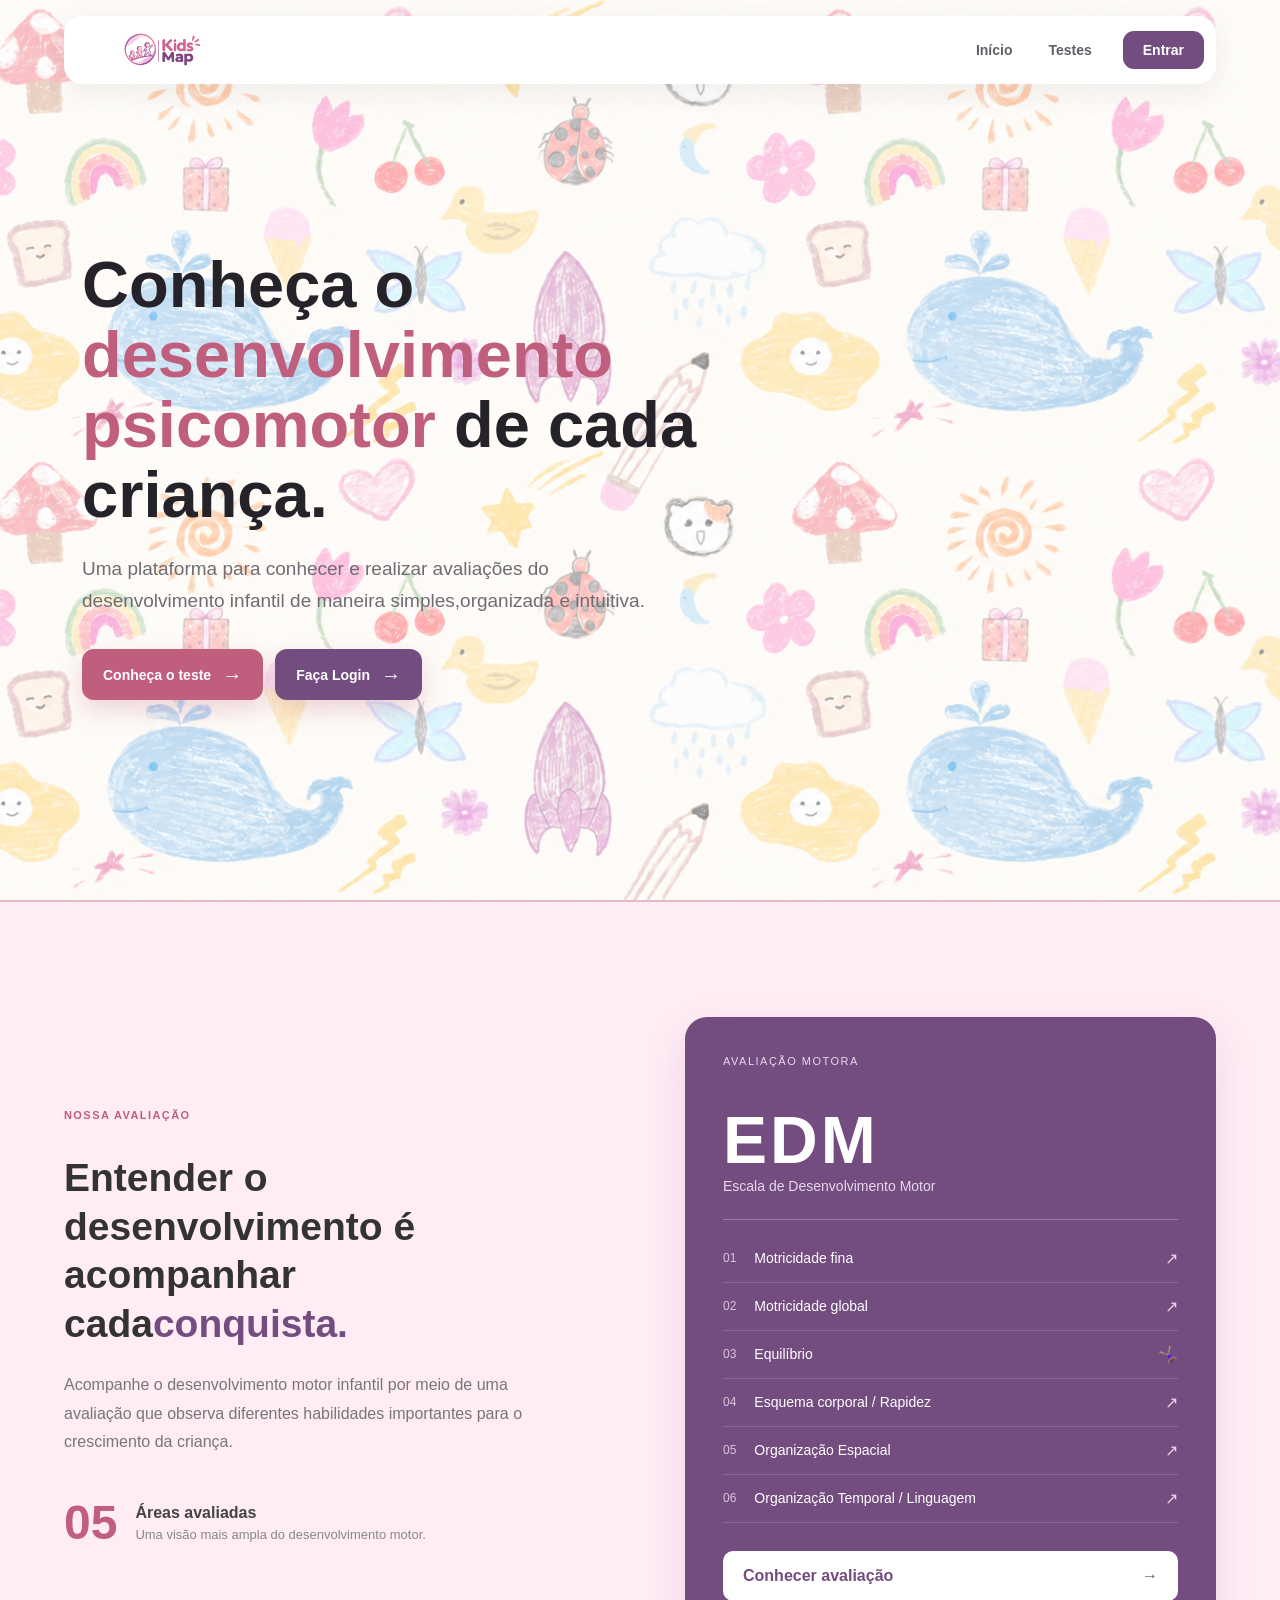
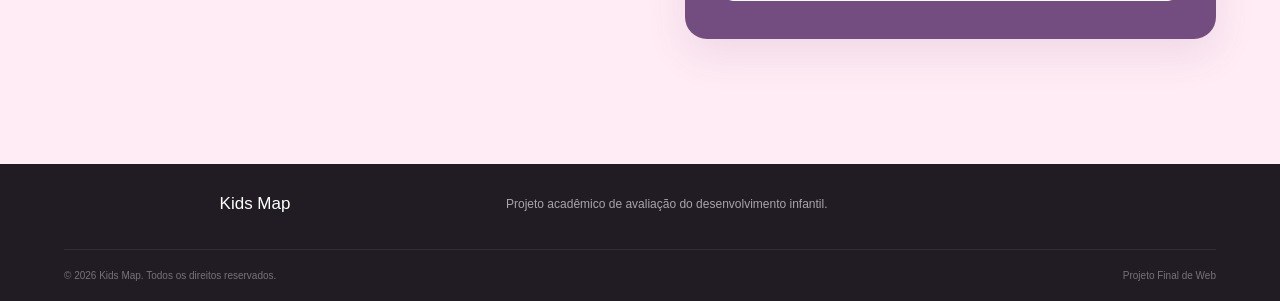
<file: kids_map/index.html>
<!DOCTYPE html>
<html lang="pt-br">
<head>
    <meta charset="utf-8">
    <meta name="viewport" content="width=device-width, initial-scale=1">
    <title>kids map</title>
    <link rel="icon" type="image/x-icon" href="assets/imagens/icone.png">
    <link rel="stylesheet" href="./assets/css/index/index.css">
</head>
<body>
    <header>
        <nav>
            <a href="#" class="logo">
                <img src="assets/imagens/logo.png" alt="Logo Kids Map">
            </a>
            <button class="menu-botao"type="button">
                <span></span>
                <span></span>
                <span></span>
            </button>
            <div class="nav-links">
                <a href="#inicio" class="link-nav">Início</a>
                <a href="#testes" class="link-nav">Testes</a>
                <a href="./entrada/login.php" class="nav-login">Entrar</a>
            </div>
        </nav>
    </header>
    <main>
        <section class="hero" id="inicio">
        <div class="hero-content">
            <h1>Conheça o <span>desenvolvimento psicomotor </span>de cada criança.</h1>
            <p class="hero-descricao">Uma plataforma para conhecer e realizar avaliações do desenvolvimento infantil de maneira simples,organizada e intuitiva.</p>
            <div class="hero-botao">
                <a href="#testes" class="botao botao-1">Conheça o teste<span class="botao-flecha">→</span></a>
                <a href="./entrada/login.php" class="botao botao-2">Faça Login<span class="botao-flecha">→</span></a>
            </div>
        </div>
        </section>

        <div class="divisor-secoes"></div>

        <section class="testes" id="testes">
            <div class="testes-intro">
                <span class="section-label">NOSSA AVALIAÇÃO</span>
                <h2>Entender o desenvolvimento é acompanhar cada<span>conquista.</span></h2>
                <p>Acompanhe o desenvolvimento motor infantil por meio de uma avaliação que observa diferentes habilidades importantes para o crescimento da criança.</p>
                <div class="testes-destaque">
                    <span class="destaque-numero">05</span>
                    <div>
                        <strong>Áreas avaliadas</strong>
                        <p>Uma visão mais ampla do desenvolvimento motor.</p>
                    </div>
                </div>

            </div>
            <article class="edm-card">
                <div class="edm-card-topo">
                    <span>AVALIAÇÃO MOTORA</span>
                </div>
                <div class="edm-titulo">
                    <h3>EDM</h3>
                    <p>Escala de Desenvolvimento Motor</p>
                </div>
                <div class="edm-linha"></div>

                <div class="edm-areas">
                    <div class="edm-area">
                        <span>01</span>
                        <p>Motricidade fina</p>
                        <span>↗</span>
                    </div>

                    <div class="edm-area">
                        <span>02</span>
                        <p>Motricidade global</p>
                        <span>↗</span>
                    </div>

                    <div class="edm-area">
                        <span>03</span>
                        <p>Equilíbrio</p>
                        <span>🤸🏽‍♀️</span>
                    </div>

                    <div class="edm-area">
                        <span>04</span>
                        <p>Esquema corporal / Rapidez</p>
                        <span>↗</span>
                    </div>

                    <div class="edm-area">
                        <span>05</span>
                        <p>Organização Espacial</p>
                        <span>↗</span>
                        
    
                    </div>
                    <div class="edm-area">
                        <span>06</span>
                        <p>Organização Temporal / Linguagem</p>
                        <span>↗</span>
                    </div>
                </div>
                <a href="./entrada/cadastro.php" class="edm-botao">Conhecer avaliação<span>→</span></a>

            </article>

        </section>
    </main>
    <footer>
        <div class="footer-content">
            <a href="#inicio" class="logo footer-logo">Kids Map</a>
            <p>Projeto acadêmico de avaliação do desenvolvimento infantil.</p>
        </div>
        <div class="footer-bottom">
            <span>© 2026 Kids Map. Todos os direitos reservados.</span>
            <span>Projeto Final de Web</span>
        </div>
    </footer>

<script src="assets/javascript/index.js"></script>
</body>
</html>
</file>
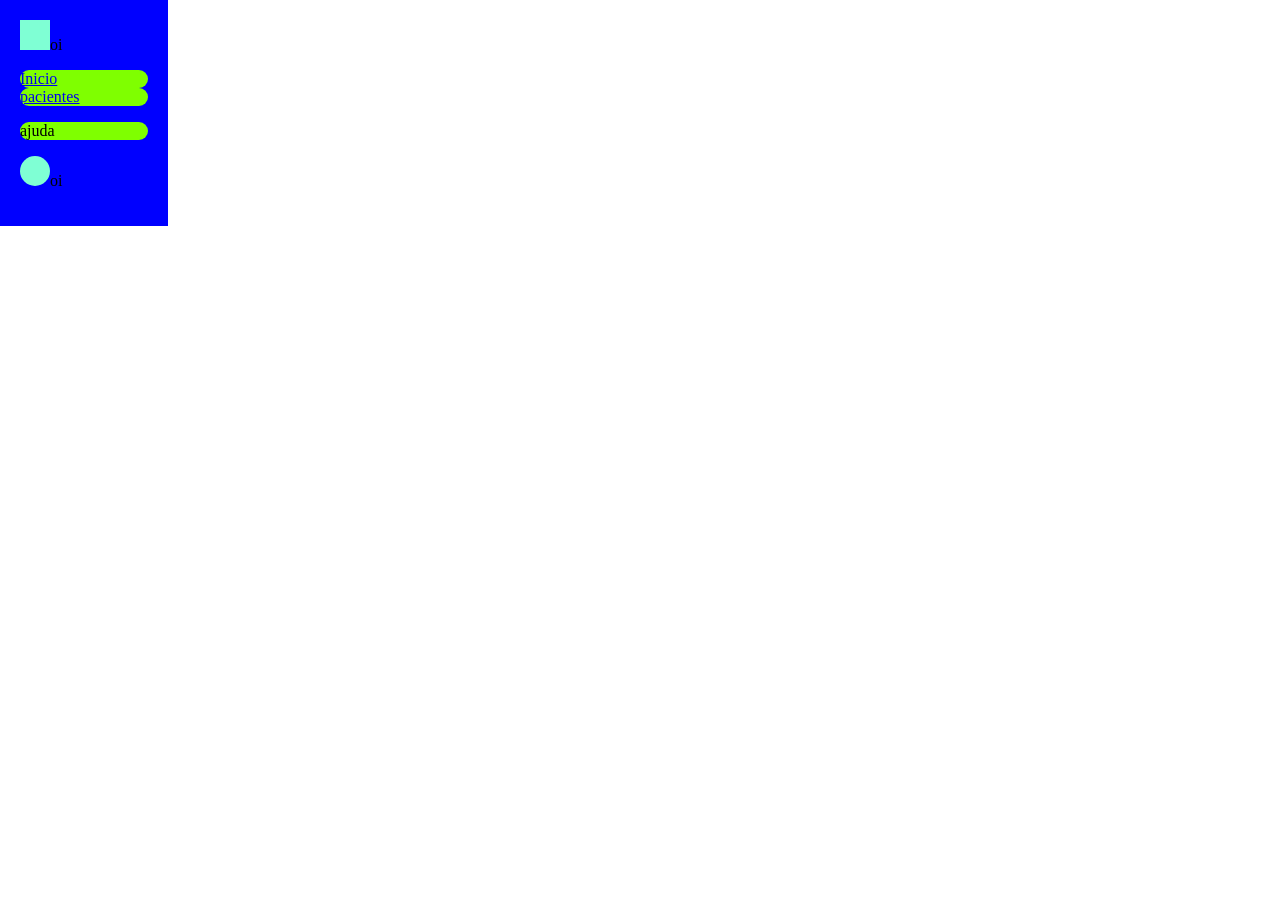
<file: final/principal/pacientes.html>
<!DOCTYPE html>
<html lang="pt-br">
    <head>
        <meta charset="utf-8" />
        <meta name="viewport" content="width=device-width, initial-scale=1"/>
        <title>(nome do projeto)</title>
        <link rel="icon" type="image/x-icon" href="assets/logo.png" />
        <link href="../assets/css/principal/estilo.css" rel="stylesheet" />
    </head>

    <body>
        <nav>
            <div class="logo">
                <div class="icone">

                </div>
                <div>
                    <p>oi</p>
                </div>
            </div>
            <div class="botao-nav">
                <a href="principal.html">Inicio</a>
            </div>
            <div class="botao-nav">
                <a href="pacientes.html">pacientes</a>
            </div>
            <div class="botao-nav">
                <p>ajuda</p>
            </div>
            <div class="logo">
                <div class="conta"> 
                </div>
                <div>
                    <p>oi</p>
                </div>
            </div>
        </nav>
    </body>
</html>
</file>
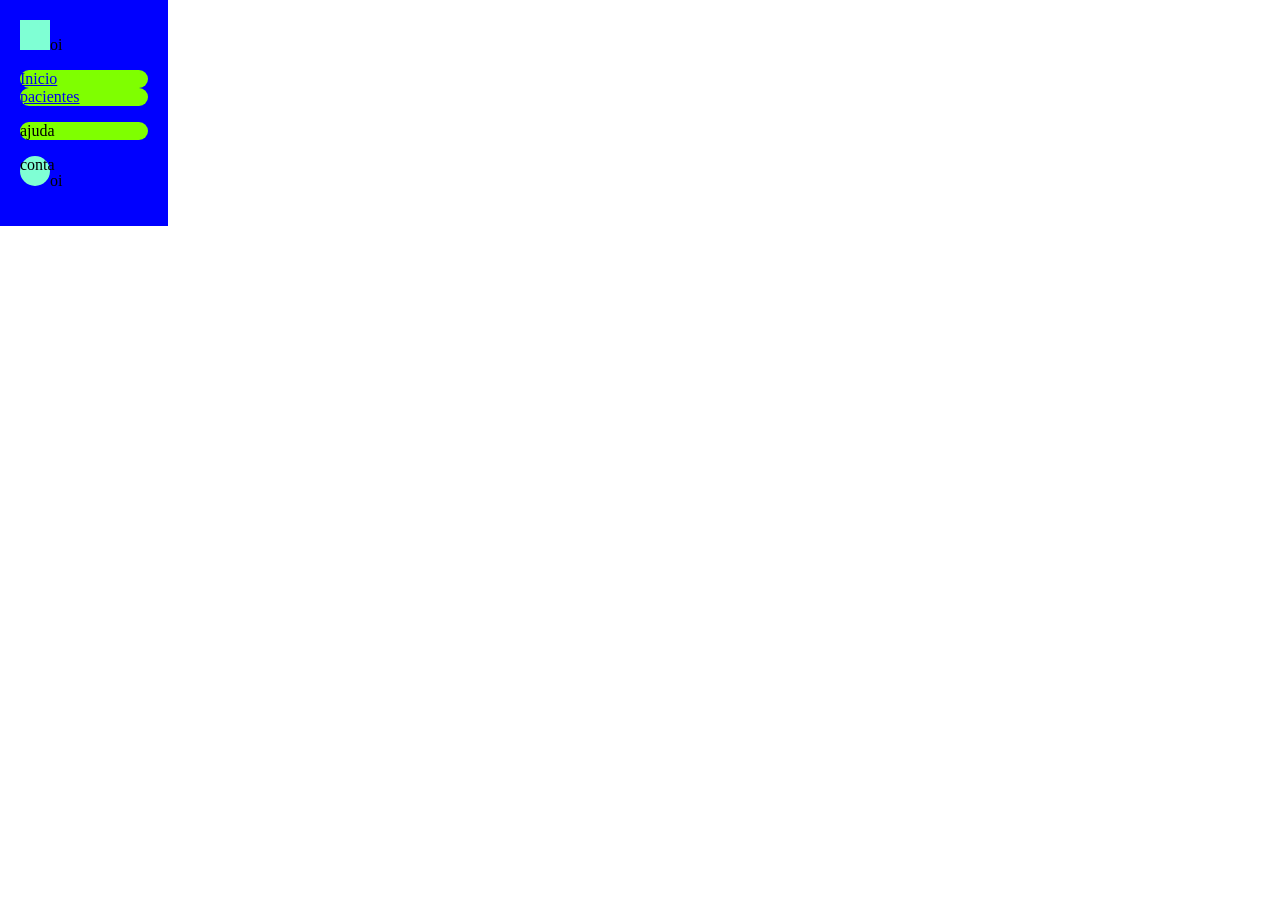
<file: final/principal/principal.html>
<!DOCTYPE html>
<html lang="pt-br">
    <head>
        <meta charset="utf-8" />
        <meta name="viewport" content="width=device-width, initial-scale=1"/>
        <title>(nome do projeto)</title>
        <link rel="icon" type="image/x-icon" href="assets/logo.png" />
        <link href="../assets/css/principal/estilo.css" rel="stylesheet" />
    </head>

    <body>
        <nav>
            <div class="logo">
                <div class="icone">

                </div>
                <div>
                    <p>oi</p>
                </div>
            </div>
            <div class="botao-nav">
                <a href="principal.html">Inicio</a>
            </div>
            <div class="botao-nav">
                <a href="pacientes.html">pacientes</a>
            </div>
            <div class="botao-nav">
                <p>ajuda</p>
            </div>
            <div class="logo">
                <div class="conta">
                        conta
                </div>
                <div>
                    <p>oi</p>
                </div>
            </div>
        </nav>
    </body>
</html>
</file>
<file: kids_map/assets/css/index/index.css>
:root {
    --rosa-bebe: #ffecf4;
    --rosa: #BF5F7D;
    --rosa-escuro: #a64d69;
    --roxo: #744D80;
    --roxo-escuro: #5f3e69;
    --azul: #067BC2;

    --texto: #252329;
    --texto-suave: #6f6b73;
    --branco: #ffffff;
    --fundo: #fbfafc;
    --fundo-roxo: #f5f0f6;

    --sombra: 0 18px 45px rgba(38, 23, 42, 0.10);

    --transition: 0.3s ease;
}

* {
    margin: 0;
    padding: 0;
    box-sizing: border-box;
}

html {
    scroll-behavior: smooth;
    scroll-padding-top: 90px;
}

body {
    font-family: "DM Sans", sans-serif;
    color: var(--texto);
    background: var(--fundo);
    overflow-x: hidden;
}

a {
    color: var(--texto);
    text-decoration: none;
}

button,
a {
    -webkit-tap-highlight-color: transparent;
}

img {
    max-width: 100%;
}

/* ==================== LOGO ==================== */

header {
    position: fixed;
    top: 0;
    left: 0;
    width: 100%;
    z-index: 1000;
    padding: 16px 5%;
}

nav {
    width: min(1180px, 100%);
    min-height: 68px;
    margin: 0 auto;
    padding: 0 12px 0 22px;

    display: flex;
    align-items: center;
    justify-content: space-between;

    background: #ffffff;
    border-radius: 18px;

    box-shadow: 0 8px 30px rgba(38, 23, 42, 0.07);
}

.logo {
    display: inline-flex;
    align-items: center;
    justify-content: center;
    margin-right: 20px;
}

.logo img {
    width: 150px;
    height: 50px;
    object-fit: contain;
}


.nav-links {
    display: flex;
    align-items: center;
    gap: 6px;
}

.link-nav {
    position: relative;
    padding: 10px 15px;
    color: #625e65;
    font-size: 14px;
    font-weight: bold;
    transition: var(--transition);
}

.link-nav::after {
    content: "";
    position: absolute;
    left: 15px;
    right: 15px;
    bottom: 5px;
    height: 2px;
    border-radius: 10px;
    background: var(--rosa);

    transform: scaleX(0);
    transform-origin: center;
    transition: var(--transition);
}

.link-nav:hover::after {
    transform: scaleX(1);
}

.nav-login {
    margin-left: 10px;
    padding: 11px 20px;

    color: var(--branco);
    background: var(--roxo);

    border-radius: 11px;
    font-size: 14px;
    font-weight: 700;

    transition: var(--transition);
}

.nav-login:hover {
    background: var(--roxo-escuro);
    transform: translateY(-2px);
    box-shadow: 0 8px 18px rgba(116, 77, 128, 0.25);
}

.menu-botao {
    display: none;
    width: 43px;
    height: 43px;

    border: 0;
    border-radius: 12px;
    background: var(--fundo-roxo);
    cursor: pointer;

    align-items: center;
    justify-content: center;
    flex-direction: column;
    gap: 5px;
}

.menu-botao span {
    display: block;
    width: 20px;
    height: 2px;
    border-radius: 10px;
    background: var(--roxo);
    transition: var(--transition);
}


/* ==================== HERO ==================== */

.hero {
    min-height: 100vh;
    position: relative;

    display: flex;
    align-items: center;
    gap: 40px;

    padding: 150px max(5%, calc((100vw - 1180px) / 2)) 100px;

    overflow: hidden;

    background-image: url("../../imagens/fundo.png");
    background-size: cover;
    background-position: center;
    background-repeat: no-repeat;
}

.hero-content {

    padding-left: 18px;
}


.hero h1 {
    width: 100%;
    max-width: 680px;
    margin-bottom: 22px;

    font-family: "Plus Jakarta Sans", sans-serif;
    font-size: 65px;
    line-height: 1.08;
    font-weight: 800;
}

.hero h1 span {
    display: inline;
    color: var(--rosa);
}

.hero-descricao {
    width: 100%;
    max-width: 590px;
    margin-bottom: 32px;

    color: var(--texto-suave);
    font-size: 19px;
    line-height: 1.70;
}



.hero-botao {
    display: flex;
    align-items: center;
    gap: 12px;
    flex-wrap: wrap;
}

.botao {
    height: 51px;
    padding: 0 21px;

    display: inline-flex;
    align-items: center;
    justify-content: center;
    gap: 11px;

    border-radius: 12px;

    font-size: 14px;
    font-weight: 700;

    transition: var(--transition);
}

.botao-1 {
    color: var(--branco);
    background: var(--rosa);
    box-shadow: 0 10px 24px rgba(191, 95, 125, 0.25);
}

.botao-1:hover {
    background: var(--rosa-escuro);
    transform: translateY(-3px);
    box-shadow: 0 15px 30px rgba(191, 95, 125, 0.30);
}

.botao-2{
    color: var(--branco);
    background: var(--roxo);
    box-shadow: 0 10px 24px rgba(191, 95, 125, 0.25);
}

.botao-2:hover {
    background: var(--rosa-escuro);
    transform: translateY(-3px);
    box-shadow: 0 15px 30px rgba(191, 95, 125, 0.30);
}

.botao-flecha {
    font-size: 20px;
    line-height: 1;
    transition: var(--transition);
}

.botao-1:hover .botao-flecha {
    transform: translateX(4px);
}

/* ==================== TESTES ==================== */

.testes {
    padding: 110px 10%;
    display: grid;
    grid-template-columns: 1fr 1fr;
    align-items: center;
    gap: 90px;

}

.testes-intro {
    max-width: 480px;
}

.testes-intro h2 {
    font-size: 39px;
    line-height: 1.25;
    color: #333;
    margin: 22px 0;
}

.testes-intro h2 span {
    color: #744D80;
}

.testes-intro > p {
    color: #777;
    font-size: 16px;
    line-height: 1.8;
}

.testes-destaque {
    display: flex;
    align-items: center;
    gap: 18px;
    margin-top: 38px;
}

.destaque-numero {
    font-size: 48px;
    font-weight: 600;
    color: #BF5F7D;
}

.testes-destaque strong {
    color: #444;
}

.testes-destaque p {
    font-size: 13px;
    color: #888;
    margin-top: 5px;
}

.edm-card {
    background: var(--roxo);
    color: white;
    padding: 38px;
    border-radius: 22px;
    box-shadow: 0 15px 40px rgba(116, 77, 128, 0.12);
}

.edm-card-topo {
    display: flex;
    justify-content: space-between;
    font-size: 11px;
    letter-spacing: 1.5px;
    color: #E5D9E9;
}

.edm-titulo {
    margin: 35px 0 25px;
}

.edm-titulo h3 {
    font-size: 66px;
    font-weight: 600;
    letter-spacing: 3px;
}

.edm-titulo p {
    color: #E5D9E9;
    font-size: 14px;
}

.edm-linha {
    height: 1px;
    background: rgba(255,255,255,0.25);
    margin-bottom: 15px;
}

.edm-area {
    display: flex;
    align-items: center;
    gap: 18px;
    padding: 14px 0;
    border-bottom: 1px solid rgba(255,255,255,0.15);
}

.edm-area > span:first-child {
    color: #D9C5E0;
    font-size: 12px;
}

.edm-area p {
    flex: 1;
    font-size: 14px;
}

.edm-area > span:last-child {
    color: #E5D9E9;
}

.edm-botao {
    display: flex;
    justify-content: space-between;
    align-items: center;
    margin-top: 28px;
    padding: 16px 20px;
    background: white;
    color: #744D80;
    text-decoration: none;
    border-radius: 10px;
    font-weight: 600;
    transition: 0.3s;
}

.edm-botao:hover {
    background: #F3EAF5;
    transform: translateY(-3px);
}


.testes {
    position: relative;
    overflow: hidden;
    padding: 115px 5% 125px;
    background: var(--rosa-bebe);
}

.section-label {
    display: inline-block;
    margin-bottom: 11px;

    color: var(--rosa);
    font-size: 11px;
    font-weight: 800;
    letter-spacing: 0.13em;
}

/* ==================== FOOTER ==================== */

footer {
    padding: 30px 5% 20px;
    background: #211c23;
    color: var(--branco);
}

.footer-content {
    width: min(1180px, 100%);
    margin: 0 auto;

    display: grid;
    grid-template-columns: 1.2fr 1fr 1fr;
    align-items: center;
    gap: 40px;
}

.footer-logo {
    color: var(--branco);
    font-family: "Plus Jakarta Sans", sans-serif;
    font-size: 17px;
}

.footer-content > p {
    max-width: 330px;
    color: #aaa3ac;
    font-size: 12px;
}

.footer-bottom {
    width: min(1180px, 100%);
    margin: 35px auto 0;
    padding-top: 20px;

    display: flex;
    justify-content: space-between;

    border-top: 1px solid rgba(255, 255, 255, 0.08);

    color: #77717a;
    font-size: 10px;
}
 .divisor-secoes {
    width: 100%;
    height: 1.5px;
    background: var(--rosa);
    opacity: 0.4;
}
/* ==================== RESPONSIVIDADE ==================== */

/* ================= TABLET ================= */
@media (max-width: 1000px) {

    .hero {
        min-height: auto;
    flex-direction: column;
    gap: 0;
    margin-top: 80px;
}

.hero-content {

    padding-left: 22px;
    flex: none;
    width: 100%;
    text-align: center;
}
.hero h1 {
    margin-bottom: 55px;
}

.hero-descricao {
    margin-bottom: 65px;
    line-height: 1.70;
}

.hero-botao {
    margin-top: 55px;
}
    .footer-content {
        grid-template-columns: 1fr 1fr;
    }

    .footer-content > p {
        order: 3;
        grid-column: 1 / -1;
        max-width: none;
    }
}

/* ================= CELULAR ================= */
@media (max-width: 760px) {

    html {
        scroll-padding-top: 80px;
    }

    /* NAV */
    header {
        padding: 10px 4%;
    }

    nav {
        position: relative;
        min-height: 61px;
        padding-left: 15px;
    }
   

    .logo {
        font-size: 16px;
    }

    .logo {
        margin-right: 0;
    }

    .logo img {
        width: 120px;
        height: 44px;
    }

    .menu-botao {
        display: flex;
    }

    .menu-botao.active span:nth-child(1) {
        transform: translateY(7px) rotate(45deg);
    }

    .menu-botao.active span:nth-child(2) {
        opacity: 0;
    }

    .menu-botao.active span:nth-child(3) {
        transform: translateY(-7px) rotate(-45deg);
    }

    .nav-links {
        position: absolute;
        top: calc(100% + 8px);
        left: 0;
        right: 0;

        flex-direction: column;
        align-items: stretch;
        gap: 2px;
        padding: 10px;

        background: rgba(255, 255, 255, 0.98);
        border: 1px solid rgba(116, 77, 128, 0.10);
        border-radius: 17px;
        box-shadow: var(--sombra);

        opacity: 0;
        visibility: hidden;
        transform: translateY(-8px);
        transition: var(--transition);
    }

    .nav-links.open {
        opacity: 1;
        visibility: visible;
        transform: translateY(0);
    }

    .link-nav {
        padding: 12px 14px;
        border-radius: 9px;
    }

    .link-nav::after {
        display: none;
    }

    .link-nav:hover {
        background: var(--fundo-roxo);
    }

    .nav-login {
        margin: 5px 0 0;
        text-align: center;
    }

    /* HERO */
    .hero {
        min-height: auto;
        flex-direction: column;
        gap: 35px;
        padding: 120px 6% 60px;
    }

    .hero-content {
        flex: none;
        width: 100%;
        text-align: center;
    }

    .hero h1 {
        font-size: 38px;
        margin-inline: auto;
    }

    .hero-descricao {
        margin: 0 auto 28px;
        font-size: 14px;
    }

    .hero-botao {
    display: flex;
    flex-direction: row !important;
    flex-wrap: nowrap;
    justify-content: center;
    align-items: center;
    gap: 10px;
    width: 100%;
}

.hero-botao .botao {
    flex: 1 1 0;
    width: 50%;
    max-width: none;
    min-width: 0;
    height: 48px;
    padding: 0 5px;
    font-size: 12px;
    gap: 5px;
    white-space: nowrap;
}

    .botao {
        height: 48px;
        font-size: 13px;
    }

    /* TESTE */
    .testes {
        padding: 80px 6%;
    }

    /* FOOTER */
    footer {
        padding: 10px 6% 5px;
    }

    .footer-content {
        grid-template-columns: 1fr;
        gap: 7px;
    }

    .footer-content > p {
        grid-column: auto;
        order: initial;
    }


    .footer-bottom {
        flex-direction: column;
        gap: 6px;
        line-height: 1.5;
    }
}

/* ================= 850px ================= */
@media (max-width: 850px) {
    .testes {
        grid-template-columns: 1fr;
        gap: 45px;
        padding: 75px 7%;
    }

    .testes-intro h2 {
        font-size: 32px;
    }

    .edm-card {
        padding: 28px;
    }
}

/* ================= CELULARES PEQUENOS ================= */
@media (max-width: 400px) {

    .hero {
        padding-left: 5%;
        padding-right: 5%;
    }

    .hero h1 {
        font-size: 34px;
    }

    .hero-botao {
    flex-direction: row !important;
    flex-wrap: nowrap;
}

.hero-botao .botao {
    width: 50%;
}

}
</file>
<file: final/assets/css/principal/estilo.css>
@import url(nav.css);
body{
    margin: 0;
    padding: 0;
    width: 100%;
    height: 100%;
}
</file>
